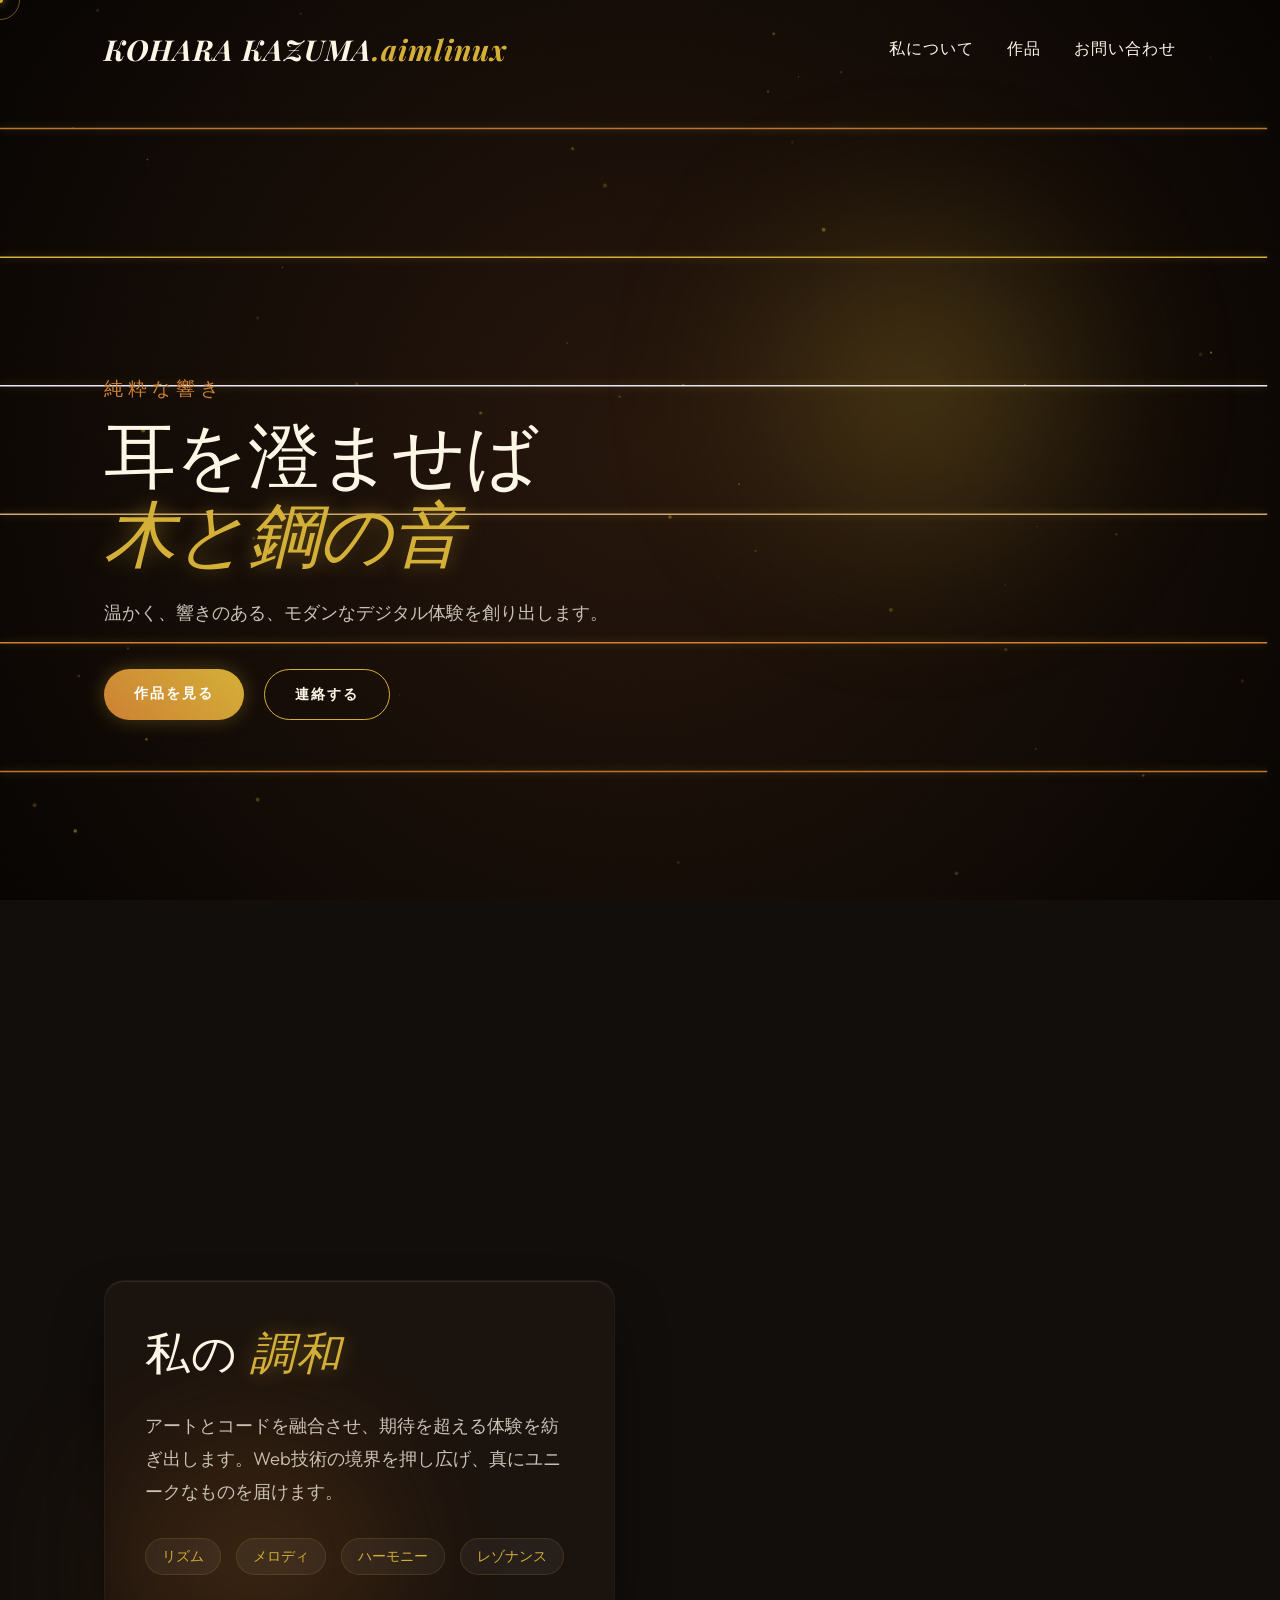
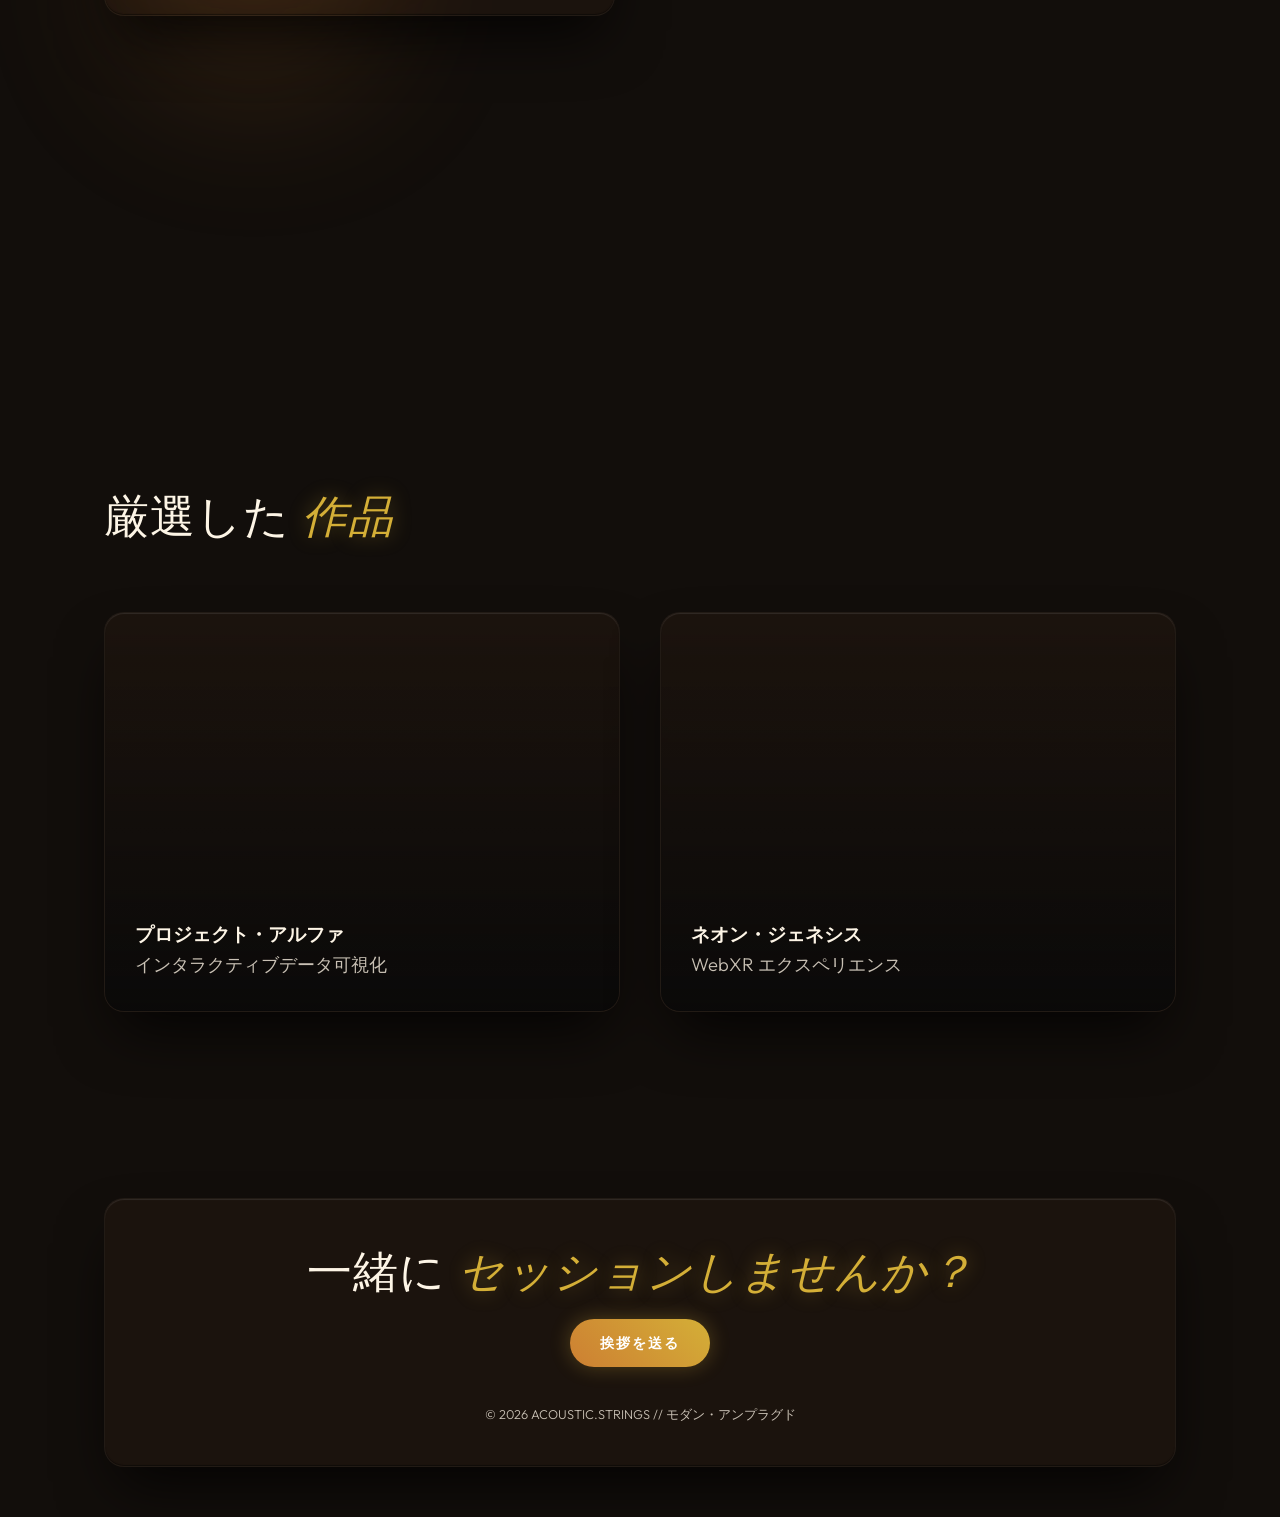
<file: index.html>
<!DOCTYPE html>
<html lang="ja">

<head>
    <meta charset="UTF-8">
    <meta name="viewport" content="width=device-width, initial-scale=1.0">
    <title>クリエイター | ポートフォリオ</title>
    <!-- Google Fonts for modern acoustic look -->
    <link
        href="https://fonts.googleapis.com/css2?family=Outfit:wght@300;400;600;800&family=Playfair+Display:ital,wght@0,400;0,700;1,400&display=swap"
        rel="stylesheet">
    <link rel="stylesheet" href="style/main.css">
</head>

<body>
    <!-- Custom Cursor -->
    <div class="cursor-dot"></div>
    <div class="cursor-outline"></div>

    <!-- Background Canvas & Chord Container -->
    <div id="chord-container"></div>
    <canvas id="strings-canvas"></canvas>

    <!-- Main Content Wrapper -->
    <div class="glass-wrapper">
        <header>
            <div class="logo">KOHARA KAZUMA<span>.aimlinux</span></div>
            <nav>
                <a href="index.html#about" class="hover-target">私について</a>
                <a href="index.html#works" class="hover-target">作品</a>
                <a href="contact.html" class="hover-target">お問い合わせ</a>
            </nav>
        </header>

        <section id="hero">
            <div class="hero-content mix-blend">
                <h2 class="acoustic-sub" data-text="純粋な響き">純粋な響き</h2>
                <h1>耳を澄ませば <br /><span class="neon-text">木と鋼の音</span></h1>
                <p>温かく、響きのある、モダンなデジタル体験を創り出します。</p>
                <div class="hero-buttons">
                    <a href="index.html#works" class="btn primary hover-target">作品を見る</a>
                    <a href="contact.html" class="btn secondary hover-target">連絡する</a>
                </div>
            </div>
            <!-- Orb decorative element inside glass wrapper -->
            <div class="orb glowing-orb-1"></div>
        </section>

        <section id="about" class="reveal">
            <div class="about-grid">
                <div class="about-text glass-card hover-tilt hover-target">
                    <h2>私の <span class="neon-text">調和</span></h2>
                    <p>アートとコードを融合させ、期待を超える体験を紡ぎ出します。Web技術の境界を押し広げ、真にユニークなものを届けます。</p>
                    <div class="skills">
                        <span class="skill-tag">リズム</span><span class="skill-tag">メロディ</span><span
                            class="skill-tag">ハーモニー</span><span class="skill-tag">レゾナンス</span>
                    </div>
                </div>
                <div class="about-visual">
                    <div class="orb glowing-orb-2"></div>
                </div>
            </div>
        </section>

        <section id="works" class="reveal">
            <h2>厳選した <span class="neon-text">作品</span></h2>
            <div class="works-gallery">
                <!-- 3D Tilt Cards -->
                <div class="work-card glass-card hover-tilt hover-target">
                    <div class="card-image bg-1"></div>
                    <div class="card-info">
                        <h3>プロジェクト・アルファ</h3>
                        <p>インタラクティブデータ可視化</p>
                    </div>
                </div>
                <div class="work-card glass-card hover-tilt hover-target">
                    <div class="card-image bg-2"></div>
                    <div class="card-info">
                        <h3>ネオン・ジェネシス</h3>
                        <p>WebXR エクスペリエンス</p>
                    </div>
                </div>
            </div>
        </section>

        <footer class="reveal glass-card text-center" id="contact">
            <h2>一緒に <span class="neon-text">セッションしませんか？</span></h2>
            <a href="contact.html" class="btn primary hover-target">挨拶を送る</a>
            <p class="copyright">© 2026 ACOUSTIC.STRINGS // モダン・アンプラグド</p>
        </footer>
    </div>

    <script src="script/app.js"></script>
</body>

</html>
</file>
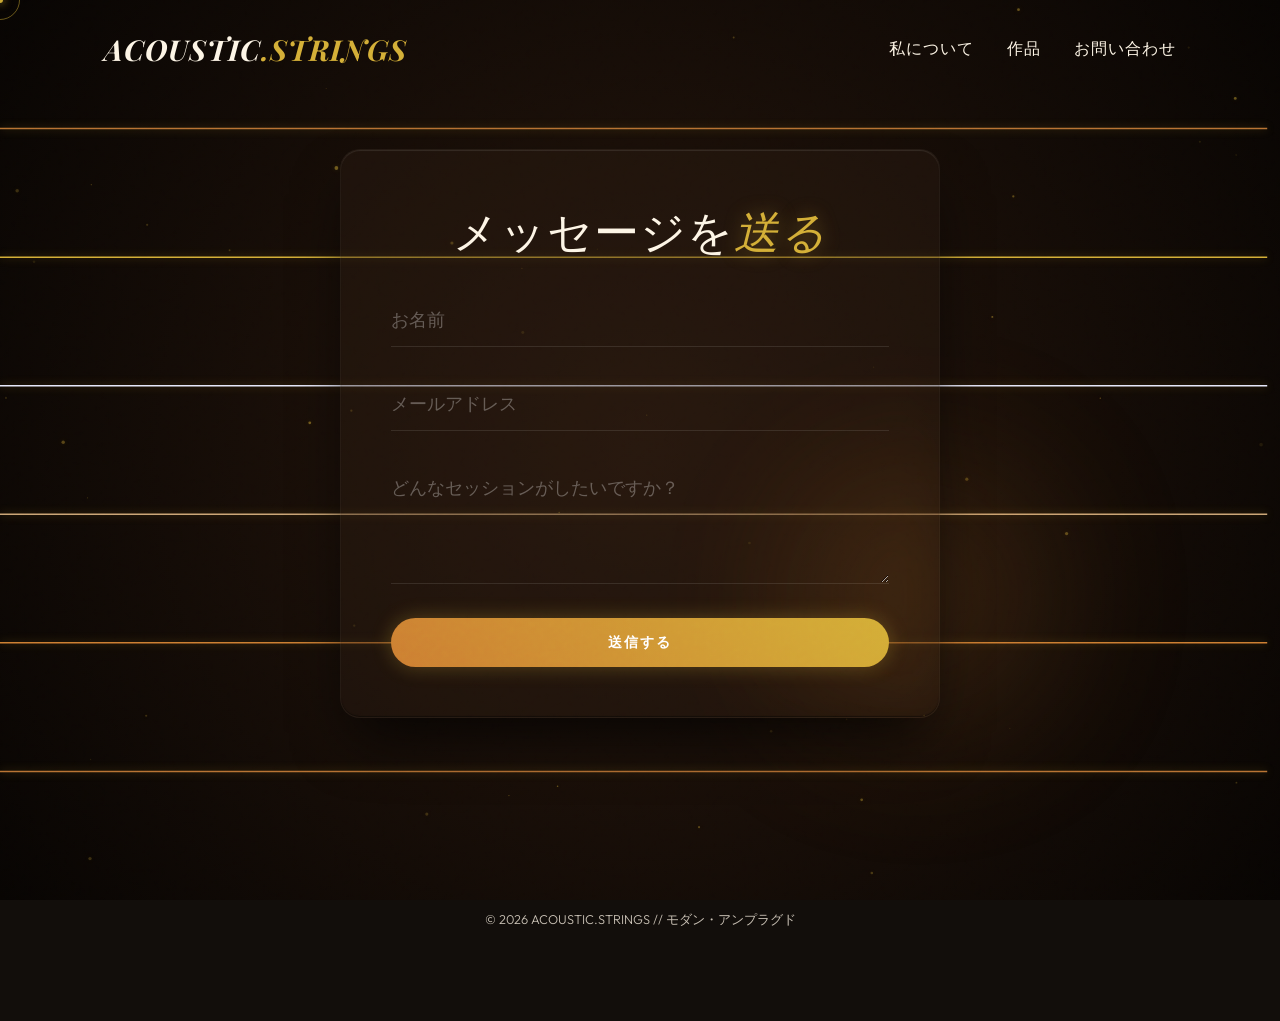
<file: contact.html>
<!DOCTYPE html>
<html lang="ja">
<head>
    <meta charset="UTF-8">
    <meta name="viewport" content="width=device-width, initial-scale=1.0">
    <title>お問い合わせ | ACOUSTIC.STRINGS</title>
    <!-- Google Fonts for modern acoustic look -->
    <link href="https://fonts.googleapis.com/css2?family=Outfit:wght@300;400;600;800&family=Playfair+Display:ital,wght@0,400;0,700;1,400&display=swap" rel="stylesheet">
    <link rel="stylesheet" href="style/main.css">
</head>
<body>
    <!-- Custom Cursor -->
    <div class="cursor-dot"></div>
    <div class="cursor-outline"></div>

    <!-- Background Canvas & Chord Container -->
    <div id="chord-container"></div>
    <canvas id="strings-canvas"></canvas>

    <!-- Main Content Wrapper -->
    <div class="glass-wrapper">
        <header>
            <div class="logo">ACOUSTIC<span>.STRINGS</span></div>
            <nav>
                <a href="index.html#about" class="hover-target">私について</a>
                <a href="index.html#works" class="hover-target">作品</a>
                <a href="contact.html" class="hover-target">お問い合わせ</a>
            </nav>
        </header>

        <section id="contact-page" class="reveal" style="padding-top: 50px; min-height: 80vh; align-items: center;">
            <div class="glass-card hover-tilt" style="width: 100%; max-width: 600px; padding: 50px; margin: 0 auto;">
                <h2 style="text-align: center; margin-bottom: 30px;">メッセージを<span class="neon-text">送る</span></h2>
                <form class="contact-form" onsubmit="event.preventDefault(); alert('メッセージが送信されました！');">
                    <div class="input-group">
                        <input type="text" class="sleek-input hover-target" placeholder="お名前" required>
                        <span class="focus-border"></span>
                    </div>
                    <div class="input-group">
                        <input type="email" class="sleek-input hover-target" placeholder="メールアドレス" required>
                        <span class="focus-border"></span>
                    </div>
                    <div class="input-group">
                        <textarea class="sleek-input hover-target" rows="4" placeholder="どんなセッションがしたいですか？" required></textarea>
                        <span class="focus-border"></span>
                    </div>
                    <button type="submit" class="btn primary hover-target" style="width: 100%; border: none; cursor: none;">送信する</button>
                </form>
            </div>
            <div class="orb glowing-orb-2" style="bottom: 10%; right: 10%; left: auto;"></div>
        </section>

        <footer class="text-center" style="padding: 40px 0;">
            <p class="copyright">© 2026 ACOUSTIC.STRINGS // モダン・アンプラグド</p>
        </footer>
    </div>

    <script src="script/app.js"></script>
</body>
</html>
</file>
<file: style/main.css>
:root {
    --bg: #120e0b;
    --text: #fdf5e6;
    --neon-cyan: #d4af37;
    --neon-purple: #cd7f32;
    --glass-bg: rgba(44, 28, 18, 0.4);
    --glass-border: rgba(212, 175, 55, 0.15);
    --font-head: 'Playfair Display', serif;
    --font-body: 'Outfit', sans-serif;
}

* {
    margin: 0;
    padding: 0;
    box-sizing: border-box;
    cursor: none; /* Hide default cursor */
}

body {
    background-color: var(--bg);
    color: var(--text);
    font-family: var(--font-body);
    overflow-x: hidden;
    scroll-behavior: smooth;
}

body::before {
    content: "";
    position: fixed;
    top: 0; left: 0; width: 100vw; height: 100vh;
    background-image: url("data:image/svg+xml,%3Csvg viewBox='0 0 200 200' xmlns='http://www.w3.org/2000/svg'%3E%3Cfilter id='noiseFilter'%3E%3CfeTurbulence type='fractalNoise' baseFrequency='0.75' numOctaves='3' stitchTiles='stitch'/%3E%3C/filter%3E%3Crect width='100%25' height='100%25' filter='url(%23noiseFilter)'/%3E%3C/svg%3E");
    opacity: 0.05;
    pointer-events: none;
    z-index: 50;
    mix-blend-mode: overlay;
}

/* Custom Cursor */
.cursor-dot, .cursor-outline {
    position: fixed;
    top: 0;
    left: 0;
    transform: translate(-50%, -50%);
    border-radius: 50%;
    z-index: 10000;
    pointer-events: none;
    mix-blend-mode: difference;
}

.cursor-dot {
    width: 6px;
    height: 6px;
    background-color: var(--neon-cyan);
    box-shadow: 0 0 10px var(--neon-cyan);
}

.cursor-outline {
    width: 40px;
    height: 40px;
    border: 1px solid rgba(212, 175, 55, 0.5);
    transition: width 0.3s cubic-bezier(0.2, 0.8, 0.2, 1), height 0.3s cubic-bezier(0.2, 0.8, 0.2, 1), background-color 0.3s, border-color 0.3s;
}

/* Canvas Background & Chords */
#strings-canvas {
    position: fixed;
    top: 0;
    left: 0;
    width: 100vw;
    height: 100vh;
    z-index: -2;
    background: radial-gradient(circle at center, #26160c 0%, #070402 100%);
}

#chord-container {
    position: fixed;
    top: 0;
    left: 0;
    width: 100vw;
    height: 100vh;
    pointer-events: none;
    z-index: -1;
    overflow: hidden;
}

.floating-chord {
    position: absolute;
    font-family: var(--font-head);
    font-size: 2.5rem;
    font-weight: 700;
    color: rgba(255, 255, 255, 0.9);
    pointer-events: none;
    transform: translate(-50%, -50%);
    animation: floatUpFade 1.5s cubic-bezier(0.2, 0.8, 0.2, 1) forwards;
}

@keyframes floatUpFade {
    0% { transform: translate(-50%, -50%) scale(0.5); opacity: 0; filter: blur(10px); }
    15% { transform: translate(-50%, -80%) scale(1.1); opacity: 1; filter: blur(0px); }
    100% { transform: translate(-50%, -150%) scale(0.9); opacity: 0; filter: blur(4px); }
}

/* Base structural styles */
.glass-wrapper {
    position: relative;
    z-index: 1;
    width: 100%;
    max-width: 1200px;
    margin: 0 auto;
    padding: 0 5%;
}

/* Header & Nav */
header {
    display: flex;
    justify-content: space-between;
    align-items: center;
    padding: 30px 0;
    mix-blend-mode: difference;
}

.logo {
    font-family: var(--font-head);
    font-size: 1.8rem;
    font-weight: 700;
    letter-spacing: 1px;
    font-style: italic;
}
.logo span {
    color: var(--neon-cyan);
}

nav a {
    color: var(--text);
    text-decoration: none;
    margin-left: 30px;
    font-weight: 500;
    text-transform: uppercase;
    letter-spacing: 1px;
    position: relative;
}
nav a::after {
    content: '';
    position: absolute;
    bottom: -5px; left: 0;
    width: 0%;
    height: 2px;
    background: var(--neon-purple);
    transition: width 0.3s ease;
}
nav a:hover::after {
    width: 100%;
}

/* Typography elements */
h1 {
    font-size: 4.5rem;
    font-family: var(--font-head);
    font-weight: 400;
    line-height: 1.1;
    margin-bottom: 25px;
    letter-spacing: -1px;
}

h2 {
    font-size: 2.8rem;
    font-family: var(--font-head);
    font-weight: 400;
    margin-bottom: 25px;
    letter-spacing: 1px;
}

p {
    font-size: 1.15rem;
    line-height: 1.8;
    color: #c9c1b5;
    font-weight: 300;
}

.neon-text {
    color: var(--neon-cyan);
    -webkit-text-stroke: 0px;
    text-shadow: 0 0 20px rgba(212, 175, 55, 0.4);
    font-style: italic;
}

/* Acoustic Sub effect */
.acoustic-sub {
    position: relative;
    font-size: 1.2rem;
    color: var(--neon-purple);
    letter-spacing: 5px;
    margin-bottom: 10px;
    text-transform: uppercase;
    font-family: var(--font-body);
    font-weight: 300;
}

/* Sections */
section {
    min-height: 100vh;
    display: flex;
    flex-direction: column;
    justify-content: center;
    position: relative;
    padding: 100px 0;
}

/* Orbs */
.orb {
    position: absolute;
    border-radius: 50%;
    filter: blur(90px);
    z-index: -1;
    opacity: 0.4;
    animation: float 12s infinite ease-in-out;
}
.glowing-orb-1 {
    width: 400px;
    height: 400px;
    background: radial-gradient(circle, var(--neon-cyan), transparent 70%);
    top: 10%;
    right: 5%;
}
.glowing-orb-2 {
    width: 300px;
    height: 300px;
    background: radial-gradient(circle, var(--neon-purple), transparent 70%);
    bottom: 20%;
    left: 0;
    animation-delay: -6s;
}

@keyframes float {
    0%, 100% { transform: translate(0, 0) scale(1); }
    50% { transform: translate(-30px, 50px) scale(1.1); }
}

/* Glassmorphism Cards */
.glass-card {
    background: var(--glass-bg);
    backdrop-filter: blur(24px) saturate(120%);
    -webkit-backdrop-filter: blur(24px) saturate(120%);
    border: 1px solid rgba(255, 255, 255, 0.03);
    border-radius: 20px;
    padding: 40px;
    box-shadow: 0 30px 60px -15px rgba(0,0,0,0.8), inset 0 1px 1px rgba(255,255,255,0.1), inset 0 -1px 1px rgba(0,0,0,0.4);
    transition: transform 0.1s cubic-bezier(0.2, 0.8, 0.2, 1);
    transform-style: preserve-3d;
}

/* Hero Buttons */
.hero-buttons {
    margin-top: 40px;
    display: flex;
    gap: 20px;
}

.btn {
    padding: 15px 30px;
    border-radius: 30px;
    text-decoration: none;
    font-weight: 700;
    font-size: 0.9rem;
    text-transform: uppercase;
    letter-spacing: 2px;
    transition: all 0.3s;
    position: relative;
    overflow: hidden;
}

.btn.primary {
    background: linear-gradient(45deg, var(--neon-purple), var(--neon-cyan));
    color: #fff;
    box-shadow: 0 0 20px rgba(212, 175, 55, 0.3);
}

.btn.primary:hover {
    box-shadow: 0 0 30px rgba(212, 175, 55, 0.5);
}

.btn.secondary {
    background: transparent;
    color: var(--text);
    border: 1px solid var(--neon-cyan);
}

.btn.secondary:hover {
    background: rgba(212, 175, 55, 0.1);
}

/* About Grid */
.about-grid {
    display: grid;
    grid-template-columns: 1fr 1fr;
    gap: 50px;
    align-items: center;
}

.skills {
    margin-top: 30px;
    display: flex;
    gap: 15px;
    flex-wrap: wrap;
}

.skill-tag {
    padding: 8px 16px;
    background: rgba(255, 255, 255, 0.05);
    border-radius: 20px;
    border: 1px solid var(--glass-border);
    color: var(--neon-cyan);
    font-size: 0.9rem;
}

/* Works Gallery */
.works-gallery {
    display: grid;
    grid-template-columns: repeat(auto-fit, minmax(300px, 1fr));
    gap: 40px;
    margin-top: 40px;
}

.work-card {
    height: 400px;
    padding: 0;
    overflow: hidden;
    position: relative;
    display: flex;
    align-items: flex-end;
}

.card-image {
    position: absolute;
    top: 0; left: 0; width: 100%; height: 100%;
    background-size: cover;
    background-position: center;
    transition: transform 0.5s;
    filter: grayscale(100%) brightness(0.6);
}

/* Sleek Inputs */
.input-group {
    position: relative;
    margin-bottom: 30px;
}
.sleek-input {
    width: 100%;
    padding: 15px 0;
    background: transparent;
    border: none;
    border-bottom: 1px solid rgba(255,255,255,0.1);
    color: var(--text);
    font-family: var(--font-body);
    font-size: 1.1rem;
    transition: all 0.3s ease;
    resize: vertical;
}
.sleek-input::placeholder {
    color: rgba(255,255,255,0.3);
    font-weight: 300;
}
.sleek-input:focus {
    outline: none;
}
.focus-border {
    position: absolute;
    bottom: 0; left: 0;
    width: 0;
    height: 2px;
    background: var(--neon-cyan);
    transition: width 0.4s cubic-bezier(0.2, 0.8, 0.2, 1);
    box-shadow: 0 0 15px rgba(212, 175, 55, 0.5);
}
.sleek-input:focus ~ .focus-border {
    width: 100%;
}


.work-card:hover .card-image {
    transform: scale(1.1);
    filter: grayscale(0%) brightness(1);
}

.bg-1 { background-image: linear-gradient(to top, rgba(18, 14, 11, 0.9), transparent), url('https://images.unsplash.com/photo-1525201170942-eaf0991e2b46?auto=format&fit=crop&q=80&w=800'); }
.bg-2 { background-image: linear-gradient(to top, rgba(18, 14, 11, 0.9), transparent), url('https://images.unsplash.com/photo-1462965326201-d02e4f455804?auto=format&fit=crop&q=80&w=800'); }

.card-info {
    position: relative;
    z-index: 2;
    padding: 30px;
    transform: translateZ(30px);
}

/* Footer */
footer {
    padding: 80px 0;
    margin-bottom: 50px;
}
footer h2 {
    margin-bottom: 30px;
}
.text-center { text-align: center; }
.copyright { margin-top: 50px; font-size: 0.8rem; }

/* Reveal Animations */
.reveal {
    opacity: 0;
    transform: translateY(50px);
    transition: all 1s ease-out;
}
.reveal.active {
    opacity: 1;
    transform: translateY(0);
}

@media(max-width: 768px) {
    h1 { font-size: 2.5rem; }
    .about-grid { grid-template-columns: 1fr; }
}
</file>
